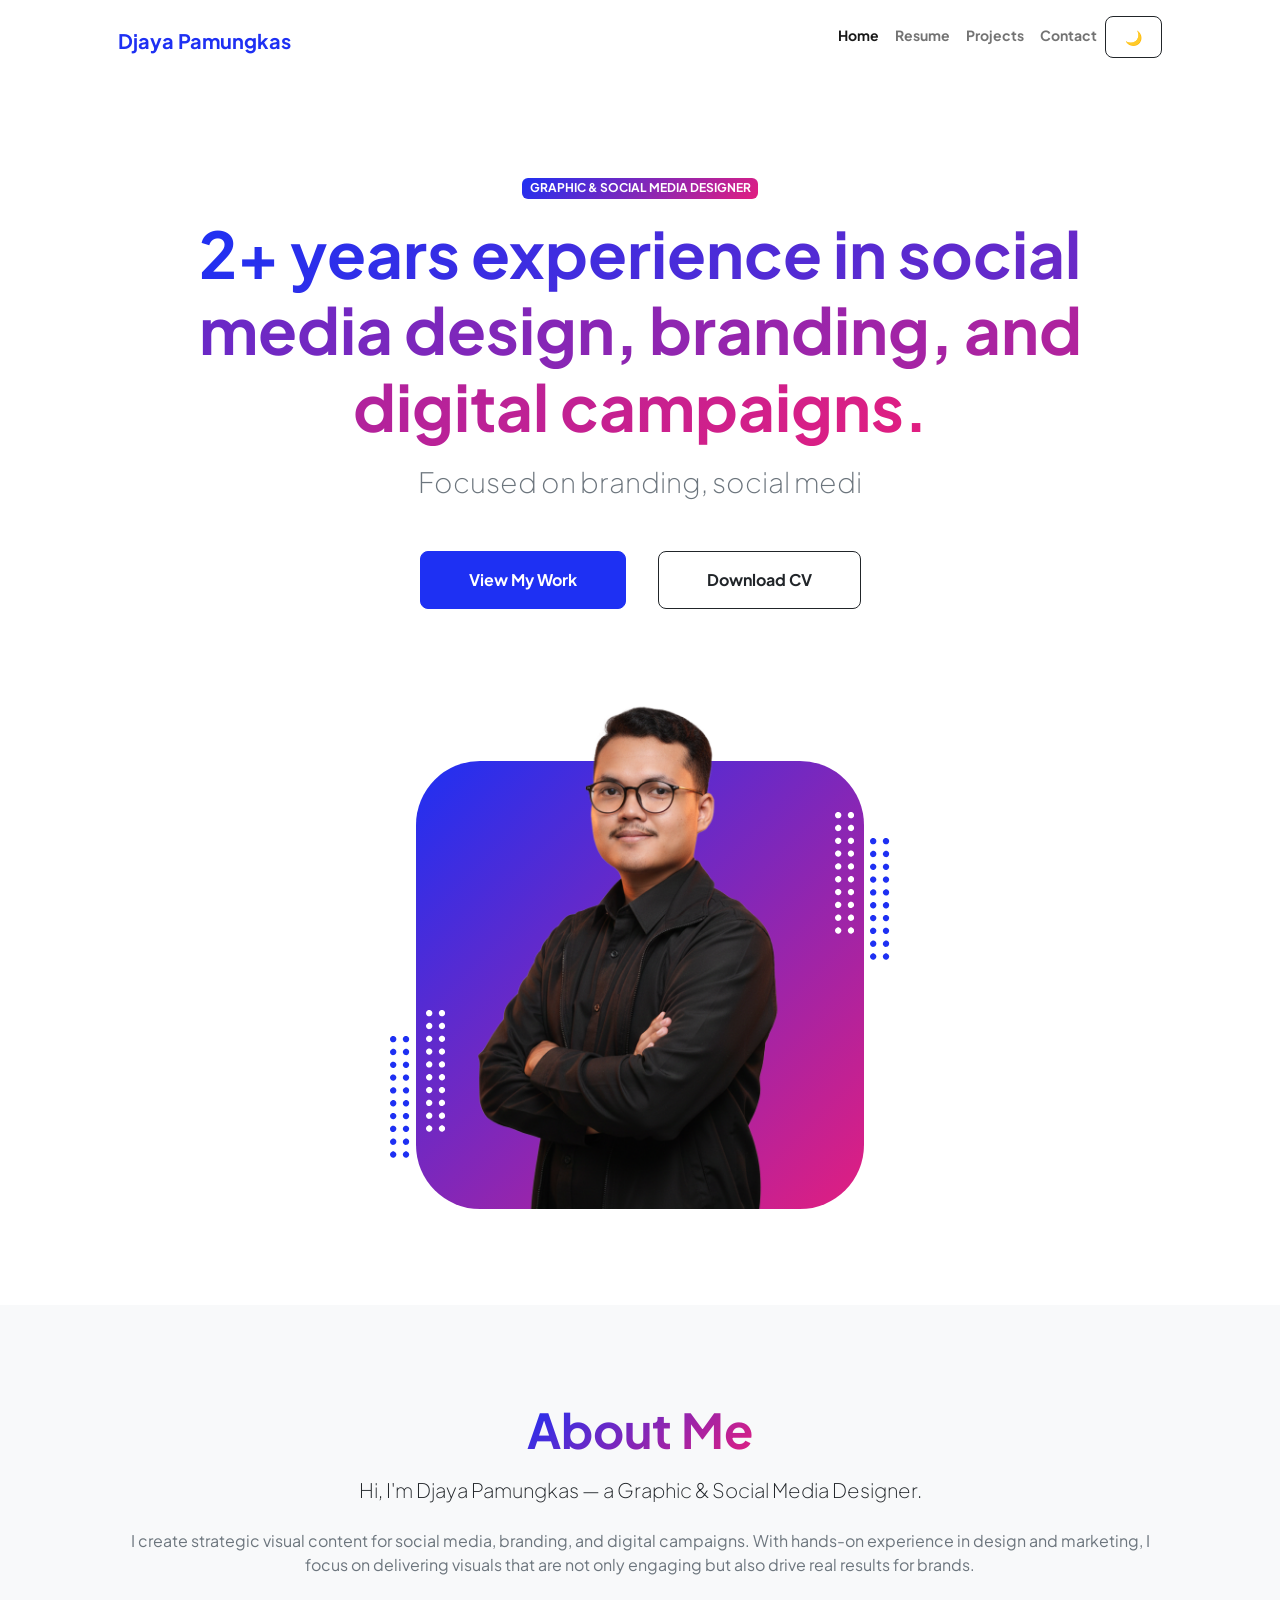
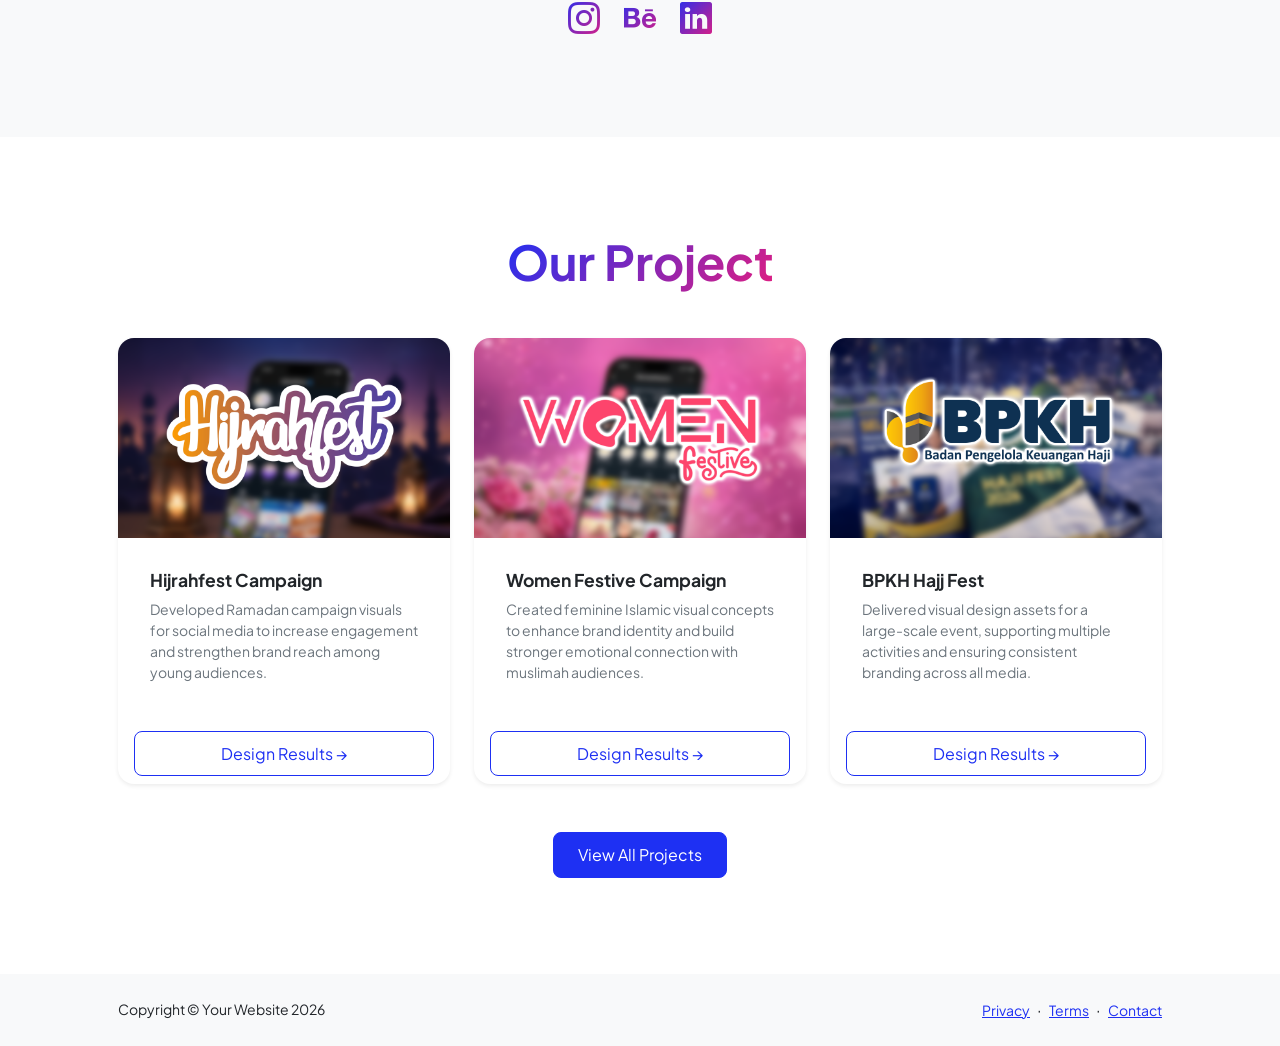
<file: index.html>
<!DOCTYPE html>
<html lang="en">
    <head>
        <meta charset="utf-8" />
        <meta name="viewport" content="width=device-width, initial-scale=1, shrink-to-fit=no" />
        <meta name="description" content="" />
        <meta name="author" content="" />
        <title>Personal - Curriculum Vitae</title>
        <!-- Favicon-->
        <link rel="icon" type="image/x-icon" href="assets/logoD.png" />
        <!-- Custom Google font-->
        <link rel="preconnect" href="https://fonts.googleapis.com" />
        <link rel="preconnect" href="https://fonts.gstatic.com" crossorigin />
        <link href="https://fonts.googleapis.com/css2?family=Plus+Jakarta+Sans:wght@100;200;300;400;500;600;700;800;900&amp;display=swap" rel="stylesheet" />
        <!-- Bootstrap icons-->
        <link href="https://cdn.jsdelivr.net/npm/bootstrap-icons@1.8.1/font/bootstrap-icons.css" rel="stylesheet" />
        <!-- Core theme CSS (includes Bootstrap)-->
        <link href="css/styles.css" rel="stylesheet" />
        <script>
            if (localStorage.getItem("theme") === "dark") {
                document.documentElement.classList.add("dark-mode");
            }
        </script>
    </head>

<body class="d-flex flex-column h-100">
    <div class="my-0 fade-in">
        <main class="flex-shrink-0">
            <!-- Navigation-->
            <nav class="navbar navbar-expand-lg navbar-light bg-white py-3">
                <div class="container px-5">
                    <a class="navbar-brand" href="index.html"><span class="fw-bolder text-primary">Djaya Pamungkas</span></a>
                    <button class="navbar-toggler" type="button" data-bs-toggle="collapse" data-bs-target="#navbarSupportedContent" aria-controls="navbarSupportedContent" aria-expanded="false" aria-label="Toggle navigation"><span class="navbar-toggler-icon"></span></button>
                    <div class="collapse navbar-collapse" id="navbarSupportedContent">
                        <ul class="navbar-nav ms-auto mb-2 mb-lg-0 small fw-bolder">
                            <li class="nav-item"><a class="nav-link active" href="#">Home</a></li>
                            <li class="nav-item"><a class="nav-link" href="resume.html">Resume</a></li>
                            <li class="nav-item"><a class="nav-link" href="projects.html">Projects</a></li>
                            <li class="nav-item"><a class="nav-link" href="contact.html">Contact</a></li>
                            <li class="nav-item">
                            <button id="darkModeToggle" class="btn btn-sm btn-outline-dark">
                            🌙
                            </button>
                            </li>
                        </ul>
                    </div>
                </div>
            </nav>
            <!-- Page Content-->
            <header class="py-5">
                <div class="container px-5 pb-5">
                    <div class="row gx-5 align-items-center">
                        <div class="col-xxl-5">
                            <!-- Header text content-->
                            <div class="text-center text-xxl-start">
                                <div class="badge bg-gradient-primary-to-secondary text-white mb-3 mt-5"><div class="text-uppercase">Graphic & Social Media Designer</div></div>
                                <h1 class="display-3 fw-bolder mb-3"><span class="text-gradient d-inline">2+ years experience in social media design, branding, and digital campaigns.</span></h1>
                                <div class="fs-3 fw-light text-muted mb-5" id="typing"></div>
                                <div class="d-grid gap-3 d-sm-flex justify-content-sm-center justify-content-xxl-start mb-3">
                                <a class="btn btn-primary btn-lg px-5 py-3 me-sm-3 fs-6 fw-bolder" href="projects.html">View My Work</a>
                                <a class="btn btn-outline-dark btn-lg px-5 py-3 fs-6 fw-bolder" href="https://drive.google.com/file/d/1NvWaM9Ofj_CkB12b4MLhQkDiedL5ySAu/view?usp=sharing">Download CV</a>
                                </div>
                            </div>
                        </div>
                        <div class="col-xxl-7">
                            <!-- Header profile picture-->
                            <div class="d-flex justify-content-center mt-5 mt-xxl-0">
                                <div class="profile bg-gradient-primary-to-secondary">
                                    <!-- TIP: For best results, use a photo with a transparent background like the demo example below-->
                                    <!-- Watch a tutorial on how to do this on YouTube (link)-->
                                    <img class="profile-img" src="assets/profile1.png" alt="...">
                                    <div class="dots-1">
                                        <!-- SVG Dots-->
                                        <svg version="1.1" xmlns="http://www.w3.org/2000/svg" xmlns:xlink="http://www.w3.org/1999/xlink" x="0px" y="0px" viewBox="0 0 191.6 1215.4" style="enable-background: new 0 0 191.6 1215.4" xml:space="preserve">
                                            <g transform="translate(0.000000,1280.000000) scale(0.100000,-0.100000)">
                                                <path d="M227.7,12788.6c-105-35-200-141-222-248c-43-206,163-412,369-369c155,32,275,190,260,339c-11,105-90,213-190,262        C383.7,12801.6,289.7,12808.6,227.7,12788.6z"></path>
                                                <path d="M1507.7,12788.6c-151-50-253-216-222-362c25-119,136-230,254-255c194-41,395,142,375,339c-11,105-90,213-190,262        C1663.7,12801.6,1569.7,12808.6,1507.7,12788.6z"></path>
                                                <path d="M227.7,11508.6c-105-35-200-141-222-248c-43-206,163-412,369-369c155,32,275,190,260,339c-11,105-90,213-190,262        C383.7,11521.6,289.7,11528.6,227.7,11508.6z"></path>
                                                <path d="M1507.7,11508.6c-151-50-253-216-222-362c25-119,136-230,254-255c194-41,395,142,375,339c-11,105-90,213-190,262        C1663.7,11521.6,1569.7,11528.6,1507.7,11508.6z"></path>
                                                <path d="M227.7,10228.6c-105-35-200-141-222-248c-43-206,163-412,369-369c155,32,275,190,260,339c-11,105-90,213-190,262        C383.7,10241.6,289.7,10248.6,227.7,10228.6z"></path>
                                                <path d="M1507.7,10228.6c-105-35-200-141-222-248c-43-206,163-412,369-369c155,32,275,190,260,339c-11,105-90,213-190,262        C1663.7,10241.6,1569.7,10248.6,1507.7,10228.6z"></path>
                                                <path d="M227.7,8948.6c-105-35-200-141-222-248c-43-206,163-412,369-369c155,32,275,190,260,339c-11,105-90,213-190,262        C383.7,8961.6,289.7,8968.6,227.7,8948.6z"></path>
                                                <path d="M1507.7,8948.6c-105-35-200-141-222-248c-43-206,163-412,369-369c155,32,275,190,260,339c-11,105-90,213-190,262        C1663.7,8961.6,1569.7,8968.6,1507.7,8948.6z"></path>
                                                <path d="M227.7,7668.6c-105-35-200-141-222-248c-43-206,163-412,369-369c155,32,275,190,260,339c-11,105-90,213-190,262        C383.7,7681.6,289.7,7688.6,227.7,7668.6z"></path>
                                                <path d="M1507.7,7668.6c-105-35-200-141-222-248c-43-206,163-412,369-369c155,32,275,190,260,339c-11,105-90,213-190,262        C1663.7,7681.6,1569.7,7688.6,1507.7,7668.6z"></path>
                                                <path d="M227.7,6388.6c-105-35-200-141-222-248c-43-206,163-412,369-369c155,32,275,190,260,339c-11,105-90,213-190,262        C383.7,6401.6,289.7,6408.6,227.7,6388.6z"></path>
                                                <path d="M1507.7,6388.6c-105-35-200-141-222-248c-43-206,163-412,369-369c155,32,275,190,260,339c-11,105-90,213-190,262        C1663.7,6401.6,1569.7,6408.6,1507.7,6388.6z"></path>
                                                <path d="M227.7,5108.6c-105-35-200-141-222-248c-43-206,163-412,369-369c155,32,275,190,260,339c-11,105-90,213-190,262        C383.7,5121.6,289.7,5128.6,227.7,5108.6z"></path>
                                                <path d="M1507.7,5108.6c-105-35-200-141-222-248c-43-206,163-412,369-369c155,32,275,190,260,339c-11,105-90,213-190,262        C1663.7,5121.6,1569.7,5128.6,1507.7,5108.6z"></path>
                                                <path d="M227.7,3828.6c-105-35-200-141-222-248c-43-206,163-412,369-369c155,32,275,190,260,339c-11,105-90,213-190,262        C383.7,3841.6,289.7,3848.6,227.7,3828.6z"></path>
                                                <path d="M1507.7,3828.6c-105-35-200-141-222-248c-43-206,163-412,369-369c155,32,275,190,260,339c-11,105-90,213-190,262        C1663.7,3841.6,1569.7,3848.6,1507.7,3828.6z"></path>
                                                <path d="M227.7,2548.6c-105-35-200-141-222-248c-43-206,163-412,369-369c155,32,275,190,260,339c-11,105-90,213-190,262        C383.7,2561.6,289.7,2568.6,227.7,2548.6z"></path>
                                                <path d="M1507.7,2548.6c-105-35-200-141-222-248c-43-206,163-412,369-369c155,32,275,190,260,339c-11,105-90,213-190,262        C1663.7,2561.6,1569.7,2568.6,1507.7,2548.6z"></path>
                                                <path d="M227.7,1268.6c-105-35-200-141-222-248c-43-206,163-412,369-369c155,32,275,190,260,339c-11,105-90,213-190,262        C383.7,1281.6,289.7,1288.6,227.7,1268.6z"></path>
                                                <path d="M1507.7,1268.6c-105-35-200-141-222-248c-43-206,163-412,369-369c155,32,275,190,260,339c-11,105-90,213-190,262        C1663.7,1281.6,1569.7,1288.6,1507.7,1268.6z"></path>
                                            </g>
                                        </svg>
                                        <!-- END of SVG dots-->
                                    </div>
                                    <div class="dots-2">
                                        <!-- SVG Dots-->
                                        <svg version="1.1" xmlns="http://www.w3.org/2000/svg" xmlns:xlink="http://www.w3.org/1999/xlink" x="0px" y="0px" viewBox="0 0 191.6 1215.4" style="enable-background: new 0 0 191.6 1215.4" xml:space="preserve">
                                            <g transform="translate(0.000000,1280.000000) scale(0.100000,-0.100000)">
                                                <path d="M227.7,12788.6c-105-35-200-141-222-248c-43-206,163-412,369-369c155,32,275,190,260,339c-11,105-90,213-190,262        C383.7,12801.6,289.7,12808.6,227.7,12788.6z"></path>
                                                <path d="M1507.7,12788.6c-151-50-253-216-222-362c25-119,136-230,254-255c194-41,395,142,375,339c-11,105-90,213-190,262        C1663.7,12801.6,1569.7,12808.6,1507.7,12788.6z"></path>
                                                <path d="M227.7,11508.6c-105-35-200-141-222-248c-43-206,163-412,369-369c155,32,275,190,260,339c-11,105-90,213-190,262        C383.7,11521.6,289.7,11528.6,227.7,11508.6z"></path>
                                                <path d="M1507.7,11508.6c-151-50-253-216-222-362c25-119,136-230,254-255c194-41,395,142,375,339c-11,105-90,213-190,262        C1663.7,11521.6,1569.7,11528.6,1507.7,11508.6z"></path>
                                                <path d="M227.7,10228.6c-105-35-200-141-222-248c-43-206,163-412,369-369c155,32,275,190,260,339c-11,105-90,213-190,262        C383.7,10241.6,289.7,10248.6,227.7,10228.6z"></path>
                                                <path d="M1507.7,10228.6c-105-35-200-141-222-248c-43-206,163-412,369-369c155,32,275,190,260,339c-11,105-90,213-190,262        C1663.7,10241.6,1569.7,10248.6,1507.7,10228.6z"></path>
                                                <path d="M227.7,8948.6c-105-35-200-141-222-248c-43-206,163-412,369-369c155,32,275,190,260,339c-11,105-90,213-190,262        C383.7,8961.6,289.7,8968.6,227.7,8948.6z"></path>
                                                <path d="M1507.7,8948.6c-105-35-200-141-222-248c-43-206,163-412,369-369c155,32,275,190,260,339c-11,105-90,213-190,262        C1663.7,8961.6,1569.7,8968.6,1507.7,8948.6z"></path>
                                                <path d="M227.7,7668.6c-105-35-200-141-222-248c-43-206,163-412,369-369c155,32,275,190,260,339c-11,105-90,213-190,262        C383.7,7681.6,289.7,7688.6,227.7,7668.6z"></path>
                                                <path d="M1507.7,7668.6c-105-35-200-141-222-248c-43-206,163-412,369-369c155,32,275,190,260,339c-11,105-90,213-190,262        C1663.7,7681.6,1569.7,7688.6,1507.7,7668.6z"></path>
                                                <path d="M227.7,6388.6c-105-35-200-141-222-248c-43-206,163-412,369-369c155,32,275,190,260,339c-11,105-90,213-190,262        C383.7,6401.6,289.7,6408.6,227.7,6388.6z"></path>
                                                <path d="M1507.7,6388.6c-105-35-200-141-222-248c-43-206,163-412,369-369c155,32,275,190,260,339c-11,105-90,213-190,262        C1663.7,6401.6,1569.7,6408.6,1507.7,6388.6z"></path>
                                                <path d="M227.7,5108.6c-105-35-200-141-222-248c-43-206,163-412,369-369c155,32,275,190,260,339c-11,105-90,213-190,262        C383.7,5121.6,289.7,5128.6,227.7,5108.6z"></path>
                                                <path d="M1507.7,5108.6c-105-35-200-141-222-248c-43-206,163-412,369-369c155,32,275,190,260,339c-11,105-90,213-190,262        C1663.7,5121.6,1569.7,5128.6,1507.7,5108.6z"></path>
                                                <path d="M227.7,3828.6c-105-35-200-141-222-248c-43-206,163-412,369-369c155,32,275,190,260,339c-11,105-90,213-190,262        C383.7,3841.6,289.7,3848.6,227.7,3828.6z"></path>
                                                <path d="M1507.7,3828.6c-105-35-200-141-222-248c-43-206,163-412,369-369c155,32,275,190,260,339c-11,105-90,213-190,262        C1663.7,3841.6,1569.7,3848.6,1507.7,3828.6z"></path>
                                                <path d="M227.7,2548.6c-105-35-200-141-222-248c-43-206,163-412,369-369c155,32,275,190,260,339c-11,105-90,213-190,262        C383.7,2561.6,289.7,2568.6,227.7,2548.6z"></path>
                                                <path d="M1507.7,2548.6c-105-35-200-141-222-248c-43-206,163-412,369-369c155,32,275,190,260,339c-11,105-90,213-190,262        C1663.7,2561.6,1569.7,2568.6,1507.7,2548.6z"></path>
                                                <path d="M227.7,1268.6c-105-35-200-141-222-248c-43-206,163-412,369-369c155,32,275,190,260,339c-11,105-90,213-190,262        C383.7,1281.6,289.7,1288.6,227.7,1268.6z"></path>
                                                <path d="M1507.7,1268.6c-105-35-200-141-222-248c-43-206,163-412,369-369c155,32,275,190,260,339c-11,105-90,213-190,262        C1663.7,1281.6,1569.7,1288.6,1507.7,1268.6z"></path>
                                            </g>
                                        </svg>
                                        <!-- END of SVG dots-->
                                    </div>
                                    <div class="dots-3">
                                        <!-- SVG Dots-->
                                        <svg version="1.1" xmlns="http://www.w3.org/2000/svg" xmlns:xlink="http://www.w3.org/1999/xlink" x="0px" y="0px" viewBox="0 0 191.6 1215.4" style="enable-background: new 0 0 191.6 1215.4" xml:space="preserve">
                                            <g transform="translate(0.000000,1280.000000) scale(0.100000,-0.100000)">
                                                <path d="M227.7,12788.6c-105-35-200-141-222-248c-43-206,163-412,369-369c155,32,275,190,260,339c-11,105-90,213-190,262        C383.7,12801.6,289.7,12808.6,227.7,12788.6z"></path>
                                                <path d="M1507.7,12788.6c-151-50-253-216-222-362c25-119,136-230,254-255c194-41,395,142,375,339c-11,105-90,213-190,262        C1663.7,12801.6,1569.7,12808.6,1507.7,12788.6z"></path>
                                                <path d="M227.7,11508.6c-105-35-200-141-222-248c-43-206,163-412,369-369c155,32,275,190,260,339c-11,105-90,213-190,262        C383.7,11521.6,289.7,11528.6,227.7,11508.6z"></path>
                                                <path d="M1507.7,11508.6c-151-50-253-216-222-362c25-119,136-230,254-255c194-41,395,142,375,339c-11,105-90,213-190,262        C1663.7,11521.6,1569.7,11528.6,1507.7,11508.6z"></path>
                                                <path d="M227.7,10228.6c-105-35-200-141-222-248c-43-206,163-412,369-369c155,32,275,190,260,339c-11,105-90,213-190,262        C383.7,10241.6,289.7,10248.6,227.7,10228.6z"></path>
                                                <path d="M1507.7,10228.6c-105-35-200-141-222-248c-43-206,163-412,369-369c155,32,275,190,260,339c-11,105-90,213-190,262        C1663.7,10241.6,1569.7,10248.6,1507.7,10228.6z"></path>
                                                <path d="M227.7,8948.6c-105-35-200-141-222-248c-43-206,163-412,369-369c155,32,275,190,260,339c-11,105-90,213-190,262        C383.7,8961.6,289.7,8968.6,227.7,8948.6z"></path>
                                                <path d="M1507.7,8948.6c-105-35-200-141-222-248c-43-206,163-412,369-369c155,32,275,190,260,339c-11,105-90,213-190,262        C1663.7,8961.6,1569.7,8968.6,1507.7,8948.6z"></path>
                                                <path d="M227.7,7668.6c-105-35-200-141-222-248c-43-206,163-412,369-369c155,32,275,190,260,339c-11,105-90,213-190,262        C383.7,7681.6,289.7,7688.6,227.7,7668.6z"></path>
                                                <path d="M1507.7,7668.6c-105-35-200-141-222-248c-43-206,163-412,369-369c155,32,275,190,260,339c-11,105-90,213-190,262        C1663.7,7681.6,1569.7,7688.6,1507.7,7668.6z"></path>
                                                <path d="M227.7,6388.6c-105-35-200-141-222-248c-43-206,163-412,369-369c155,32,275,190,260,339c-11,105-90,213-190,262        C383.7,6401.6,289.7,6408.6,227.7,6388.6z"></path>
                                                <path d="M1507.7,6388.6c-105-35-200-141-222-248c-43-206,163-412,369-369c155,32,275,190,260,339c-11,105-90,213-190,262        C1663.7,6401.6,1569.7,6408.6,1507.7,6388.6z"></path>
                                                <path d="M227.7,5108.6c-105-35-200-141-222-248c-43-206,163-412,369-369c155,32,275,190,260,339c-11,105-90,213-190,262        C383.7,5121.6,289.7,5128.6,227.7,5108.6z"></path>
                                                <path d="M1507.7,5108.6c-105-35-200-141-222-248c-43-206,163-412,369-369c155,32,275,190,260,339c-11,105-90,213-190,262        C1663.7,5121.6,1569.7,5128.6,1507.7,5108.6z"></path>
                                                <path d="M227.7,3828.6c-105-35-200-141-222-248c-43-206,163-412,369-369c155,32,275,190,260,339c-11,105-90,213-190,262        C383.7,3841.6,289.7,3848.6,227.7,3828.6z"></path>
                                                <path d="M1507.7,3828.6c-105-35-200-141-222-248c-43-206,163-412,369-369c155,32,275,190,260,339c-11,105-90,213-190,262        C1663.7,3841.6,1569.7,3848.6,1507.7,3828.6z"></path>
                                                <path d="M227.7,2548.6c-105-35-200-141-222-248c-43-206,163-412,369-369c155,32,275,190,260,339c-11,105-90,213-190,262        C383.7,2561.6,289.7,2568.6,227.7,2548.6z"></path>
                                                <path d="M1507.7,2548.6c-105-35-200-141-222-248c-43-206,163-412,369-369c155,32,275,190,260,339c-11,105-90,213-190,262        C1663.7,2561.6,1569.7,2568.6,1507.7,2548.6z"></path>
                                                <path d="M227.7,1268.6c-105-35-200-141-222-248c-43-206,163-412,369-369c155,32,275,190,260,339c-11,105-90,213-190,262        C383.7,1281.6,289.7,1288.6,227.7,1268.6z"></path>
                                                <path d="M1507.7,1268.6c-105-35-200-141-222-248c-43-206,163-412,369-369c155,32,275,190,260,339c-11,105-90,213-190,262        C1663.7,1281.6,1569.7,1288.6,1507.7,1268.6z"></path>
                                            </g>
                                        </svg>
                                        <!-- END of SVG dots-->
                                    </div>
                                    <div class="dots-4">
                                        <!-- SVG Dots-->
                                        <svg version="1.1" xmlns="http://www.w3.org/2000/svg" xmlns:xlink="http://www.w3.org/1999/xlink" x="0px" y="0px" viewBox="0 0 191.6 1215.4" style="enable-background: new 0 0 191.6 1215.4" xml:space="preserve">
                                            <g transform="translate(0.000000,1280.000000) scale(0.100000,-0.100000)">
                                                <path d="M227.7,12788.6c-105-35-200-141-222-248c-43-206,163-412,369-369c155,32,275,190,260,339c-11,105-90,213-190,262        C383.7,12801.6,289.7,12808.6,227.7,12788.6z"></path>
                                                <path d="M1507.7,12788.6c-151-50-253-216-222-362c25-119,136-230,254-255c194-41,395,142,375,339c-11,105-90,213-190,262        C1663.7,12801.6,1569.7,12808.6,1507.7,12788.6z"></path>
                                                <path d="M227.7,11508.6c-105-35-200-141-222-248c-43-206,163-412,369-369c155,32,275,190,260,339c-11,105-90,213-190,262        C383.7,11521.6,289.7,11528.6,227.7,11508.6z"></path>
                                                <path d="M1507.7,11508.6c-151-50-253-216-222-362c25-119,136-230,254-255c194-41,395,142,375,339c-11,105-90,213-190,262        C1663.7,11521.6,1569.7,11528.6,1507.7,11508.6z"></path>
                                                <path d="M227.7,10228.6c-105-35-200-141-222-248c-43-206,163-412,369-369c155,32,275,190,260,339c-11,105-90,213-190,262        C383.7,10241.6,289.7,10248.6,227.7,10228.6z"></path>
                                                <path d="M1507.7,10228.6c-105-35-200-141-222-248c-43-206,163-412,369-369c155,32,275,190,260,339c-11,105-90,213-190,262        C1663.7,10241.6,1569.7,10248.6,1507.7,10228.6z"></path>
                                                <path d="M227.7,8948.6c-105-35-200-141-222-248c-43-206,163-412,369-369c155,32,275,190,260,339c-11,105-90,213-190,262        C383.7,8961.6,289.7,8968.6,227.7,8948.6z"></path>
                                                <path d="M1507.7,8948.6c-105-35-200-141-222-248c-43-206,163-412,369-369c155,32,275,190,260,339c-11,105-90,213-190,262        C1663.7,8961.6,1569.7,8968.6,1507.7,8948.6z"></path>
                                                <path d="M227.7,7668.6c-105-35-200-141-222-248c-43-206,163-412,369-369c155,32,275,190,260,339c-11,105-90,213-190,262        C383.7,7681.6,289.7,7688.6,227.7,7668.6z"></path>
                                                <path d="M1507.7,7668.6c-105-35-200-141-222-248c-43-206,163-412,369-369c155,32,275,190,260,339c-11,105-90,213-190,262        C1663.7,7681.6,1569.7,7688.6,1507.7,7668.6z"></path>
                                                <path d="M227.7,6388.6c-105-35-200-141-222-248c-43-206,163-412,369-369c155,32,275,190,260,339c-11,105-90,213-190,262        C383.7,6401.6,289.7,6408.6,227.7,6388.6z"></path>
                                                <path d="M1507.7,6388.6c-105-35-200-141-222-248c-43-206,163-412,369-369c155,32,275,190,260,339c-11,105-90,213-190,262        C1663.7,6401.6,1569.7,6408.6,1507.7,6388.6z"></path>
                                                <path d="M227.7,5108.6c-105-35-200-141-222-248c-43-206,163-412,369-369c155,32,275,190,260,339c-11,105-90,213-190,262        C383.7,5121.6,289.7,5128.6,227.7,5108.6z"></path>
                                                <path d="M1507.7,5108.6c-105-35-200-141-222-248c-43-206,163-412,369-369c155,32,275,190,260,339c-11,105-90,213-190,262        C1663.7,5121.6,1569.7,5128.6,1507.7,5108.6z"></path>
                                                <path d="M227.7,3828.6c-105-35-200-141-222-248c-43-206,163-412,369-369c155,32,275,190,260,339c-11,105-90,213-190,262        C383.7,3841.6,289.7,3848.6,227.7,3828.6z"></path>
                                                <path d="M1507.7,3828.6c-105-35-200-141-222-248c-43-206,163-412,369-369c155,32,275,190,260,339c-11,105-90,213-190,262        C1663.7,3841.6,1569.7,3848.6,1507.7,3828.6z"></path>
                                                <path d="M227.7,2548.6c-105-35-200-141-222-248c-43-206,163-412,369-369c155,32,275,190,260,339c-11,105-90,213-190,262        C383.7,2561.6,289.7,2568.6,227.7,2548.6z"></path>
                                                <path d="M1507.7,2548.6c-105-35-200-141-222-248c-43-206,163-412,369-369c155,32,275,190,260,339c-11,105-90,213-190,262        C1663.7,2561.6,1569.7,2568.6,1507.7,2548.6z"></path>
                                                <path d="M227.7,1268.6c-105-35-200-141-222-248c-43-206,163-412,369-369c155,32,275,190,260,339c-11,105-90,213-190,262        C383.7,1281.6,289.7,1288.6,227.7,1268.6z"></path>
                                                <path d="M1507.7,1268.6c-105-35-200-141-222-248c-43-206,163-412,369-369c155,32,275,190,260,339c-11,105-90,213-190,262        C1663.7,1281.6,1569.7,1288.6,1507.7,1268.6z"></path>
                                            </g>
                                        </svg>
                                        <!-- END of SVG dots-->
                                    </div>
                                </div>
                            </div>
                        </div>
                    </div>
                </div>
            </header>
            <section class="bg-light py-5">
                <div class="container px-5">
                    <div class="row gx-5 justify-content-center">
                        <div class="col-xxl-8">
                            <div class="text-center my-5">
                                <h2 class="display-5 fw-bolder"><span class="text-gradient d-inline">About Me</span></h2>
                                <p class="lead fw-light mb-4">Hi, I'm Djaya Pamungkas — a Graphic & Social Media Designer.</p>
                                <p class="text-muted">I create strategic visual content for social media, branding, and digital campaigns. With hands-on experience in design and marketing, I focus on delivering visuals that are not only engaging but also drive real results for brands.</p>
                                <div class="d-flex justify-content-center fs-2 gap-4">
                                    <a class="text-gradient" href="https://www.instagram.com/jaypmks_/"><i class="bi bi-instagram"></i></a>
                                    <a class="text-gradient" href="https://www.behance.net/gallery/212832329/Portfolio-Djaya-Pamungkas"><i class="bi bi-behance"></i></a>
                                    <a class="text-gradient" href="https://www.linkedin.com/in/djaypmks01/"><i class="bi bi-linkedin"></i></a>
                                </div>
                            </div>
                        </div>
                    </div>
                </div>
            </section>


            <section class="py-5 mt-5 mb-5">
                <div class="container px-5">
                    <h2 class="display-5 fw-bolder text-center mb-5"><span class="text-gradient d-inline">Our Project</span></h2>
                    <div class="row g-4">
                        <!-- Card 1 -->
                        <div class="col-md-6 col-lg-4">
                            <div class="card project-card h-100 border-0 shadow-sm">
                                <img src="assets/Cover-HF.png" class="card-img-top" alt="project">
                                <div class="card-body">
                                    <h5 class="fw-bold">Hijrahfest Campaign</h5>
                                    <p class="text-muted small">
                                        Developed Ramadan campaign visuals for social media to increase engagement and strengthen brand reach among young audiences.
                                    </p>
                                </div>
                                <div class="card-footer bg-transparent border-0">
                                    <a href="projects.html" class="btn btn-outline-primary w-100">
                                        Design Results →
                                    </a>
                                </div>
                            </div>
                        </div>

                        <!-- Card 2 -->
                        <div class="col-md-6 col-lg-4">
                            <div class="card project-card h-100 border-0 shadow-sm">
                                <img src="assets/Cover-WF.png" class="card-img-top" alt="project">
                                <div class="card-body">
                                    <h5 class="fw-bold">Women Festive Campaign</h5>
                                    <p class="text-muted small">
                                        Created feminine Islamic visual concepts to enhance brand identity and build stronger emotional connection with muslimah audiences.
                                    </p>
                                </div>
                                <div class="card-footer bg-transparent border-0">
                                    <a href="projects.html" class="btn btn-outline-primary w-100">
                                        Design Results →
                                    </a>
                                </div>
                            </div>
                        </div>

                        <!-- Card 3 -->
                        <div class="col-md-6 col-lg-4">
                            <div class="card project-card h-100 border-0 shadow-sm">
                                <img src="assets/Cover-BPKH2.png" class="card-img-top" alt="project">
                                <div class="card-body">
                                    <h5 class="fw-bold">BPKH Hajj Fest</h5>
                                    <p class="text-muted small">
                                        Delivered visual design assets for a large-scale event, supporting multiple activities and ensuring consistent branding across all media.
                                    </p>
                                </div>
                                <div class="card-footer bg-transparent border-0">
                                    <a href="projects.html" class="btn btn-outline-primary w-100">
                                       Design Results →
                                    </a>
                                </div>
                            </div>
                        </div>

                    </div>

                    <!-- Button ke halaman full project -->
                    <div class="text-center mt-5">
                        <a href="projects.html" class="btn btn-primary px-4">
                            View All Projects
                        </a>
                    </div>
                </div>
            </section>
            
        </main>
        <!-- Footer-->
        <footer class="bg-light py-4 mt-auto">
            <div class="container px-5">
                <div class="row align-items-center justify-content-between flex-column flex-sm-row">
                    <div class="col-auto"><div class="small m-0">Copyright &copy; Your Website 2026</div></div>
                    <div class="col-auto">
                        <a class="small" href="#!">Privacy</a>
                        <span class="mx-1">&middot;</span>
                        <a class="small" href="#!">Terms</a>
                        <span class="mx-1">&middot;</span>
                        <a class="small" href="https://wa.me/6287795499687">Contact</a>
                    </div>
                </div>
            </div>
        </footer>
    
        <!-- Bootstrap core JS-->
        <script src="https://cdn.jsdelivr.net/npm/bootstrap@5.3.0/dist/js/bootstrap.bundle.min.js"></script>
        <!-- Core theme JS-->
        <script src="js/scripts.js"></script>
    </div>

    <button id="scrollTopBtn" class="btn btn-primary">
    ↑
    </button>
    </body>

</html>
</file>
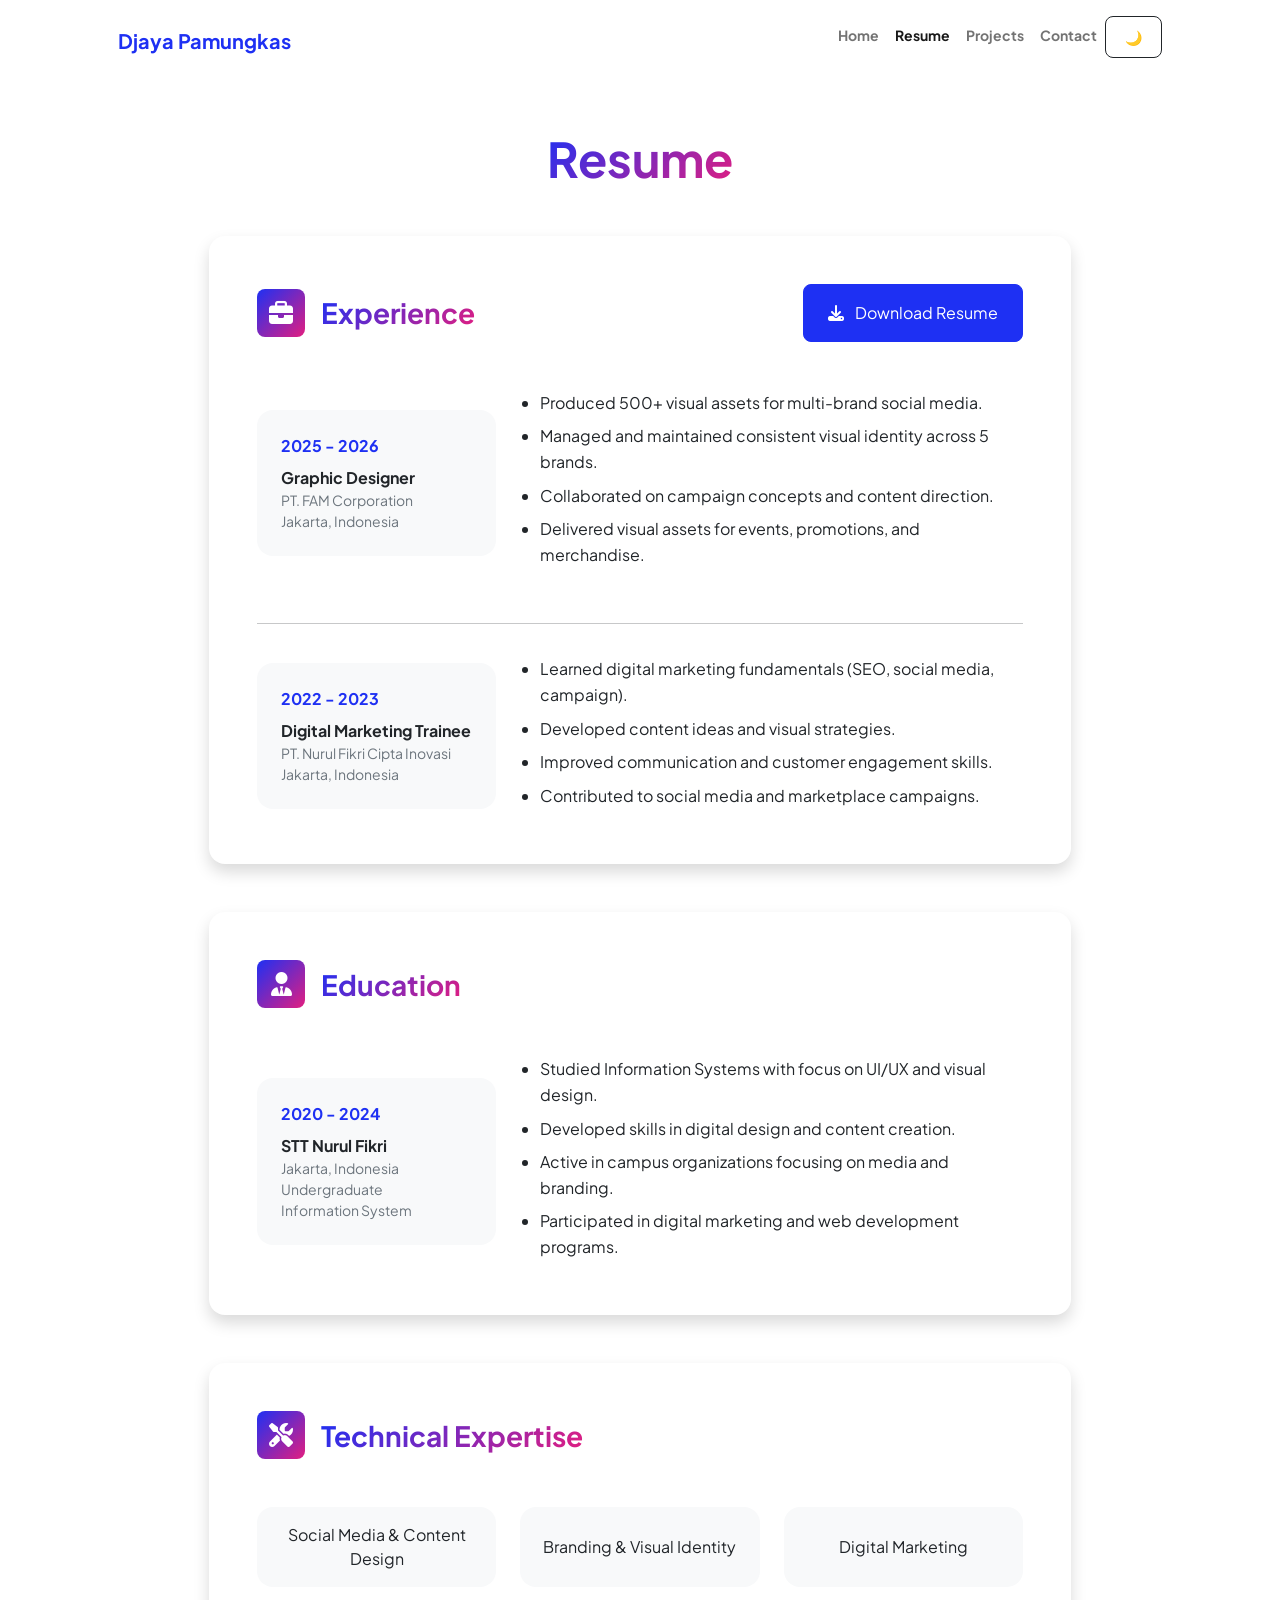
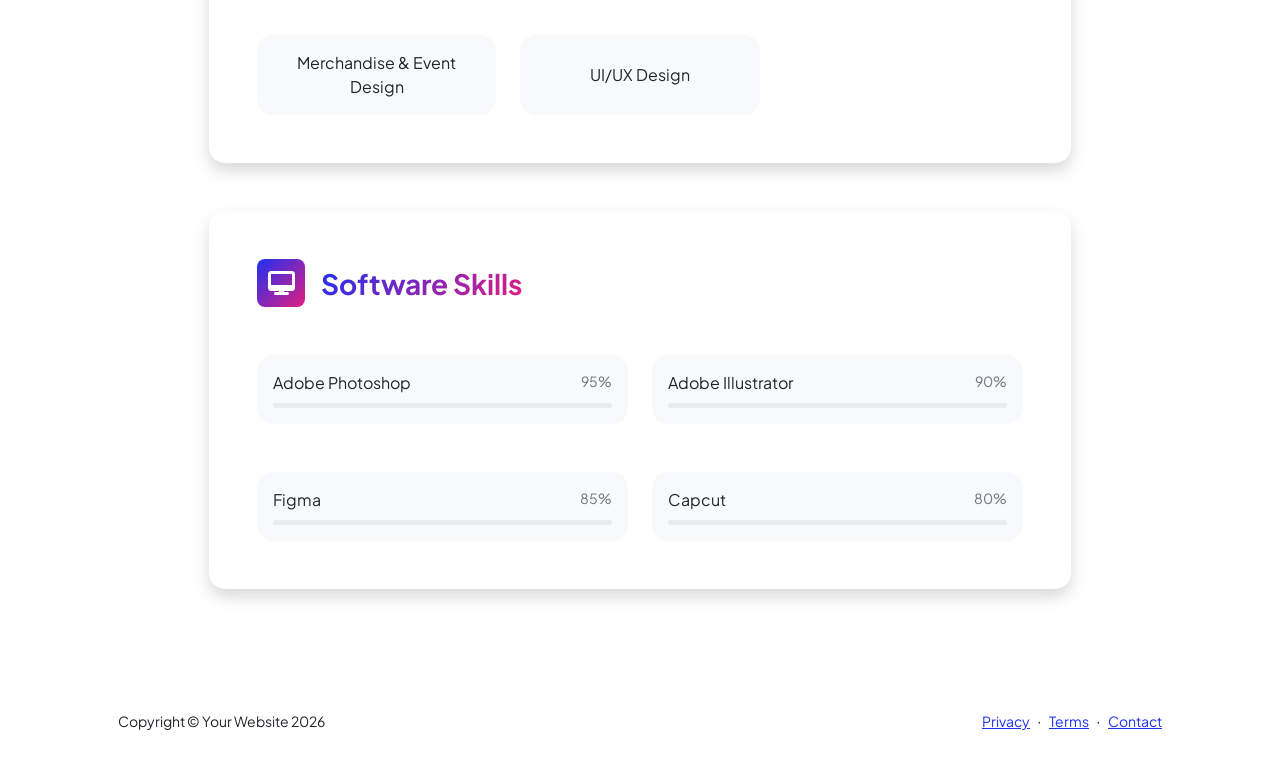
<file: resume.html>
<!DOCTYPE html>
<html lang="en">
    <head>
        <meta charset="utf-8" />
        <meta name="viewport" content="width=device-width, initial-scale=1, shrink-to-fit=no" />
        <meta name="description" content="" />
        <meta name="author" content="" />
        <title>Resume - Curriculum Vitae</title>
        <!-- Favicon-->
        <link rel="icon" type="image/x-icon" href="assets/logoD.png" />
        <link rel="stylesheet" href="https://cdnjs.cloudflare.com/ajax/libs/font-awesome/6.5.0/css/all.min.css">
        <!-- Custom Google font-->
        <link rel="preconnect" href="https://fonts.googleapis.com" />
        <link rel="preconnect" href="https://fonts.gstatic.com" crossorigin />
        <link href="https://fonts.googleapis.com/css2?family=Plus+Jakarta+Sans:wght@100;200;300;400;500;600;700;800;900&amp;display=swap" rel="stylesheet" />
        <!-- Bootstrap icons-->
        <link href="https://cdn.jsdelivr.net/npm/bootstrap-icons@1.8.1/font/bootstrap-icons.css" rel="stylesheet" />
        <!-- Core theme CSS (includes Bootstrap)-->
        <link href="css/styles.css" rel="stylesheet" />
        <link href="https://unpkg.com/aos@2.3.1/dist/aos.css" rel="stylesheet">
        <script>
            if (localStorage.getItem("theme") === "dark") {
                document.documentElement.classList.add("dark-mode");
            }
        </script>
    </head>

    <body class="d-flex flex-column h-100">
    <div class="my-0 fade-in">
        <main class="flex-shrink-0">
            <!-- Navigation-->
            <nav class="navbar navbar-expand-lg navbar-light bg-white py-3">
                <div class="container px-5">
                    <a class="navbar-brand" href="index.html"><span class="fw-bolder text-primary">Djaya Pamungkas</span></a>
                    <button class="navbar-toggler" type="button" data-bs-toggle="collapse" data-bs-target="#navbarSupportedContent" aria-controls="navbarSupportedContent" aria-expanded="false" aria-label="Toggle navigation"><span class="navbar-toggler-icon"></span></button>
                    <div class="collapse navbar-collapse" id="navbarSupportedContent">
                        <ul class="navbar-nav ms-auto mb-2 mb-lg-0 small fw-bolder">
                            <li class="nav-item"><a class="nav-link" href="index.html">Home</a></li>
                            <li class="nav-item"><a class="nav-link active" href="resume.html">Resume</a></li>
                            <li class="nav-item"><a class="nav-link" href="projects.html">Projects</a></li>
                            <li class="nav-item"><a class="nav-link" href="contact.html">Contact</a></li>
                            <li class="nav-item">
                            <button id="darkModeToggle" class="btn btn-sm btn-outline-dark">
                            🌙
                            </button>
                            </li>
                        </ul>
                    </div>
                </div>
            </nav>
            <!-- Page Content-->
            <div class="container px-5 my-5">
                <div class="text-center mb-5">
                    <h1 class="display-5 fw-bolder mb-0"><span class="text-gradient d-inline">Resume</span></h1>
                </div>
                <div class="row gx-5 justify-content-center">
                    <div class="col-12 col-lg-10">
                        <!-- Experience Section-->
                        <section>
                            <!-- Experience Card 1-->
                            <div class="card shadow border-0 rounded-4 mb-5">
                            <div class="card-body p-5">
                            <div class="d-flex flex-column flex-md-row 
                                        align-items-center align-items-md-center 
                                        justify-content-center justify-content-md-between 
                                        text-center text-md-start 
                                        mb-1 gap-3">

                                <div class="d-flex align-items-center justify-content-center justify-content-md-start">
                                    <div class="feature bg-primary bg-gradient-primary-to-secondary text-white rounded-3 me-3">
                                        <i class="fa-solid fa-briefcase"></i>
                                    </div>
                                    <h3 class="fw-bolder mb-0">
                                        <span class="text-gradient d-inline">Experience</span>
                                    </h3>
                                </div>

                                <a class="btn btn-primary px-4 py-3"
                                href="https://drive.google.com/file/d/17QWFIoysfqo-5M8NeLIShqOjLXWpjY0C/view?usp=sharing">
                                    <i class="fa-solid fa-download me-2"></i>
                                    Download Resume
                                </a>

                            </div>

                            <!-- EXPERIENCE 1 -->
                            <div class="row align-items-center mb-5 mt-5">

                                <!-- KIRI (badge) -->
                                <div class="col-md-4 mb-4 mb-md-0">
                                    <div class="bg-light p-4 rounded-4 h-100 text-center text-md-start card-hover">
                                        <div class="text-primary fw-bolder mb-2">2025 - 2026</div>
                                        <div class="fw-bolder">Graphic Designer</div>
                                        <div class="small text-muted">PT. FAM Corporation</div>
                                        <div class="small text-muted">Jakarta, Indonesia</div>
                                    </div>
                                </div>

                                <!-- KANAN (text) -->
                                <div class="col-md-8">
                                    <ul class="mb-0">
                                        <li>Produced 500+ visual assets for multi-brand social media.</li>
                                        <li>Managed and maintained consistent visual identity across 5 brands.</li>
                                        <li>Collaborated on campaign concepts and content direction.</li>
                                        <li>Delivered visual assets for events, promotions, and merchandise.</li>
                                    </ul>
                                </div>

                            </div>
                                
                            <hr>

                            <div class="row align-items-center ">

                                <div class="col-md-4 mb-4 mb-md-0">
                                    <div class="bg-light p-4 rounded-4 h-100 text-center text-md-start card-hover">
                                        <div class="text-primary fw-bolder mb-2">2022 - 2023</div>
                                        <div class="fw-bolder">Digital Marketing Trainee</div>
                                        <div class="small text-muted">PT. Nurul Fikri Cipta Inovasi</div>
                                        <div class="small text-muted">Jakarta, Indonesia</div>
                                    </div>
                                </div>

                                <div class="col-md-8">
                                    <ul class="mb-0">
                                        <li>Learned digital marketing fundamentals (SEO, social media, campaign).</li>
                                        <li>Developed content ideas and visual strategies.</li>
                                        <li>Improved communication and customer engagement skills.</li>
                                        <li>Contributed to social media and marketplace campaigns.</li>
                                    </ul>
                                </div>

                            </div>
                        </section>
                        <!-- Education Section-->
                        <section>
                            <!-- Education Card 1-->
                            <div class="card shadow border-0 rounded-4 ">
                                <div class="card-body p-5">
                                <div class="d-flex flex-column flex-md-row 
                                        align-items-center align-items-md-center 
                                        justify-content-center justify-content-md-between 
                                        text-center text-md-start 
                                        mb-1 gap-3">
                                    <div class="d-flex align-items-center justify-content-center justify-content-md-start">
                                        <div class="feature bg-primary bg-gradient-primary-to-secondary text-white rounded-3 me-3">
                                            <i class="fa-solid fa-user-tie"></i>
                                        </div>
                                        <h3 class="fw-bolder mb-0">
                                            <span class="text-gradient d-inline">Education</span>
                                        </h3>
                                    </div>
                                </div>

                                    <div class="row align-items-center mt-5">

                                    <!-- KIRI (badge) -->
                                    <div class="col-md-4 mb-4 mb-md-0">
                                        <div class="bg-light p-4 rounded-4 h-100 text-center text-md-start card-hover">
                                            <div class="text-primary fw-bolder mb-2">2020 - 2024</div>
                                            <div class="fw-bolder">STT Nurul Fikri</div>
                                            <div class="small text-muted">Jakarta, Indonesia</div>
                                            <div class="small text-muted">Undergraduate</div>
                                            <div class="small text-muted">Information System</div>
                                        </div>
                                    </div>

                                    <!-- KANAN (text) -->
                                    <div class="col-md-8">
                                        <ul class="mb-0">
                                            <li>Studied Information Systems with focus on UI/UX and visual design.</li>
                                            <li>Developed skills in digital design and content creation.</li>
                                            <li>Active in campus organizations focusing on media and branding.</li>
                                            <li>Participated in digital marketing and web development programs.</li>
                                        </ul>
                                    </div>

                                </div>
                                </div>
                            </div>
                        </section>
                        <!-- Divider-->
                        
                        <!-- Skills Section-->
                        <section>
                        <!-- ================= Technical Expertise ================= -->
                        <div class="card shadow border-0 rounded-4 mb-5">
                            <div class="card-body p-5">
                                
                                <div class="d-flex flex-column flex-md-row 
                                        align-items-center align-items-md-center 
                                        justify-content-center justify-content-md-between 
                                        text-center text-md-start 
                                        mb-5 gap-3">
                                    <div class="d-flex align-items-center justify-content-center justify-content-md-start">
                                        <div class="feature bg-primary bg-gradient-primary-to-secondary text-white rounded-3 me-3">
                                            <i class="fa-solid fa-screwdriver-wrench"></i>
                                        </div>
                                        <h3 class="fw-bolder mb-0">
                                            <span class="text-gradient d-inline">Technical Expertise</span>
                                        </h3>
                                    </div>
                                </div>

                                <div class="row row-cols-1 row-cols-md-3 g-4">
                                    <div class="col">
                                        <div class="bg-light rounded-4 p-3 text-center h-100 d-flex align-items-center justify-content-center card-hover">Social Media & Content Design</div>
                                    </div>
                                    <div class="col">
                                        <div class="bg-light rounded-4 p-3 text-center h-100 d-flex align-items-center justify-content-center card-hover">Branding & Visual Identity</div>
                                    </div>
                                    <div class="col">
                                        <div class="bg-light rounded-4 p-3 text-center h-100 d-flex align-items-center justify-content-center card-hover">Digital Marketing</div>
                                    </div>
                                    <div class="col">
                                        <div class="bg-light rounded-4 p-3 text-center h-100 d-flex align-items-center justify-content-center card-hover">Merchandise & Event Design</div>
                                    </div>
                                    <div class="col">
                                        <div class="bg-light rounded-4 p-3 text-center h-100 d-flex align-items-center justify-content-center card-hover">UI/UX Design</div>
                                    </div>
                                </div>

                            </div>
                        </div>

                        <!-- ================= Software Skills ================= -->
                        <div class="card shadow border-0 rounded-4 mb-5">
                            <div class="card-body p-5">

                                <div class="d-flex flex-column flex-md-row 
                                        align-items-center align-items-md-center 
                                        justify-content-center justify-content-md-between 
                                        text-center text-md-start 
                                        mb-5 gap-3">
                                    <div class="d-flex align-items-center justify-content-center justify-content-md-start">
                                        <div class="feature bg-primary bg-gradient-primary-to-secondary text-white rounded-3 me-3">
                                            <i class="fa-solid fa-desktop"></i>
                                        </div>
                                        <h3 class="fw-bolder mb-0">
                                            <span class="text-gradient d-inline">Software Skills</span>
                                        </h3>
                                    </div>
                                </div>
                                <div class="row row-cols-1 row-cols-md-2 g-4">

                                    <!-- Photoshop -->
                                    <div class="col">
                                        <div class="bg-light rounded-4 p-3 h-100">
                                            <div class="d-flex justify-content-between mb-2">
                                                <span>Adobe Photoshop</span>
                                                <small class="text-muted">95%</small>
                                            </div>
                                            <div class="progress" style="height: 5px;">
                                                <div class="progress-bar bg-primary bar-95"></div>
                                            </div>
                                        </div>
                                    </div>

                                    <!-- Illustrator -->
                                    <div class="col">
                                        <div class="bg-light rounded-4 p-3 h-100">
                                            <div class="d-flex justify-content-between mb-2">
                                                <span>Adobe Illustrator</span>
                                                <small class="text-muted">90%</small>
                                            </div>
                                            <div class="progress" style="height: 5px;">
                                                <div class="progress-bar bg-primary bar-90"></div>
                                            </div>
                                        </div>
                                    </div>

                                    <!-- Figma -->
                                    <div class="col">
                                        <div class="bg-light rounded-4 p-3 h-100">
                                            <div class="d-flex justify-content-between mb-2">
                                                <span>Figma</span>
                                                <small class="text-muted">85%</small>
                                            </div>
                                            <div class="progress" style="height: 5px;">
                                                <div class="progress-bar bg-primary bar-85"></div>
                                            </div>
                                        </div>
                                    </div>

                                    <!-- Capcut -->
                                    <div class="col">
                                        <div class="bg-light rounded-4 p-3 h-100">
                                            <div class="d-flex justify-content-between mb-2">
                                                <span>Capcut</span>
                                                <small class="text-muted">80%</small>
                                            </div>
                                            <div class="progress" style="height: 5px;">
                                                <div class="progress-bar bg-primary bar-80"></div>
                                            </div>
                                        </div>
                                    </div>

                                </div>

                            </div>
                        </div>

                        </section>

                    </div>
                </div>
            </div>
        </main>
        <!-- Footer-->
        <footer class="bg-white py-4 mt-auto">
            <div class="container px-5">
                <div class="row align-items-center justify-content-between flex-column flex-sm-row">
                    <div class="col-auto"><div class="small m-0">Copyright &copy; Your Website 2026</div></div>
                    <div class="col-auto">
                        <a class="small" href="#!">Privacy</a>
                        <span class="mx-1">&middot;</span>
                        <a class="small" href="#!">Terms</a>
                        <span class="mx-1">&middot;</span>
                        <a class="small" href="https://wa.me/6287795499687">Contact</a>
                    </div>
                </div>
            </div>
        </footer>
        <!-- Bootstrap core JS-->
        <script src="https://cdn.jsdelivr.net/npm/bootstrap@5.3.0/dist/js/bootstrap.bundle.min.js"></script>
        <!-- Core theme JS-->
        <script src="js/scripts.js"></script>
        
        <script src="https://unpkg.com/aos@2.3.1/dist/aos.js"></script>
        <script>
        AOS.init({
            duration: 800,
            once: true
        });
        </script>
    </div>

    <button id="scrollTopBtn" class="btn btn-primary">
    ↑
    </button>
    
    <script>
        window.addEventListener("scroll", function () {
        const btn = document.getElementById("scrollTopBtn");
        if (!btn) return;

        btn.style.display = window.scrollY > 100 ? "block" : "none";
    });

    document.addEventListener("DOMContentLoaded", function () {
        const btn = document.getElementById("scrollTopBtn");
        if (!btn) return;

        btn.addEventListener("click", function () {
            window.scrollTo({
                top: 0,
                behavior: "smooth"
            });
        });
    });

    document.addEventListener("DOMContentLoaded", function () {
    const toggleBtn = document.getElementById("darkModeToggle");

    if (!toggleBtn) return;

    // Load theme
    if (localStorage.getItem("theme") === "dark") {
        document.body.classList.add("dark-mode");
        toggleBtn.textContent = "☀️";
    }

    // Toggle
    toggleBtn.addEventListener("click", function () {
        document.body.classList.toggle("dark-mode");

        if (document.body.classList.contains("dark-mode")) {
            localStorage.setItem("theme", "dark");
            toggleBtn.textContent = "☀️";
        } else {
            localStorage.setItem("theme", "light");
            toggleBtn.textContent = "🌙";
        }
        });
    });
    </script>
    </body>
</html>
</file>
